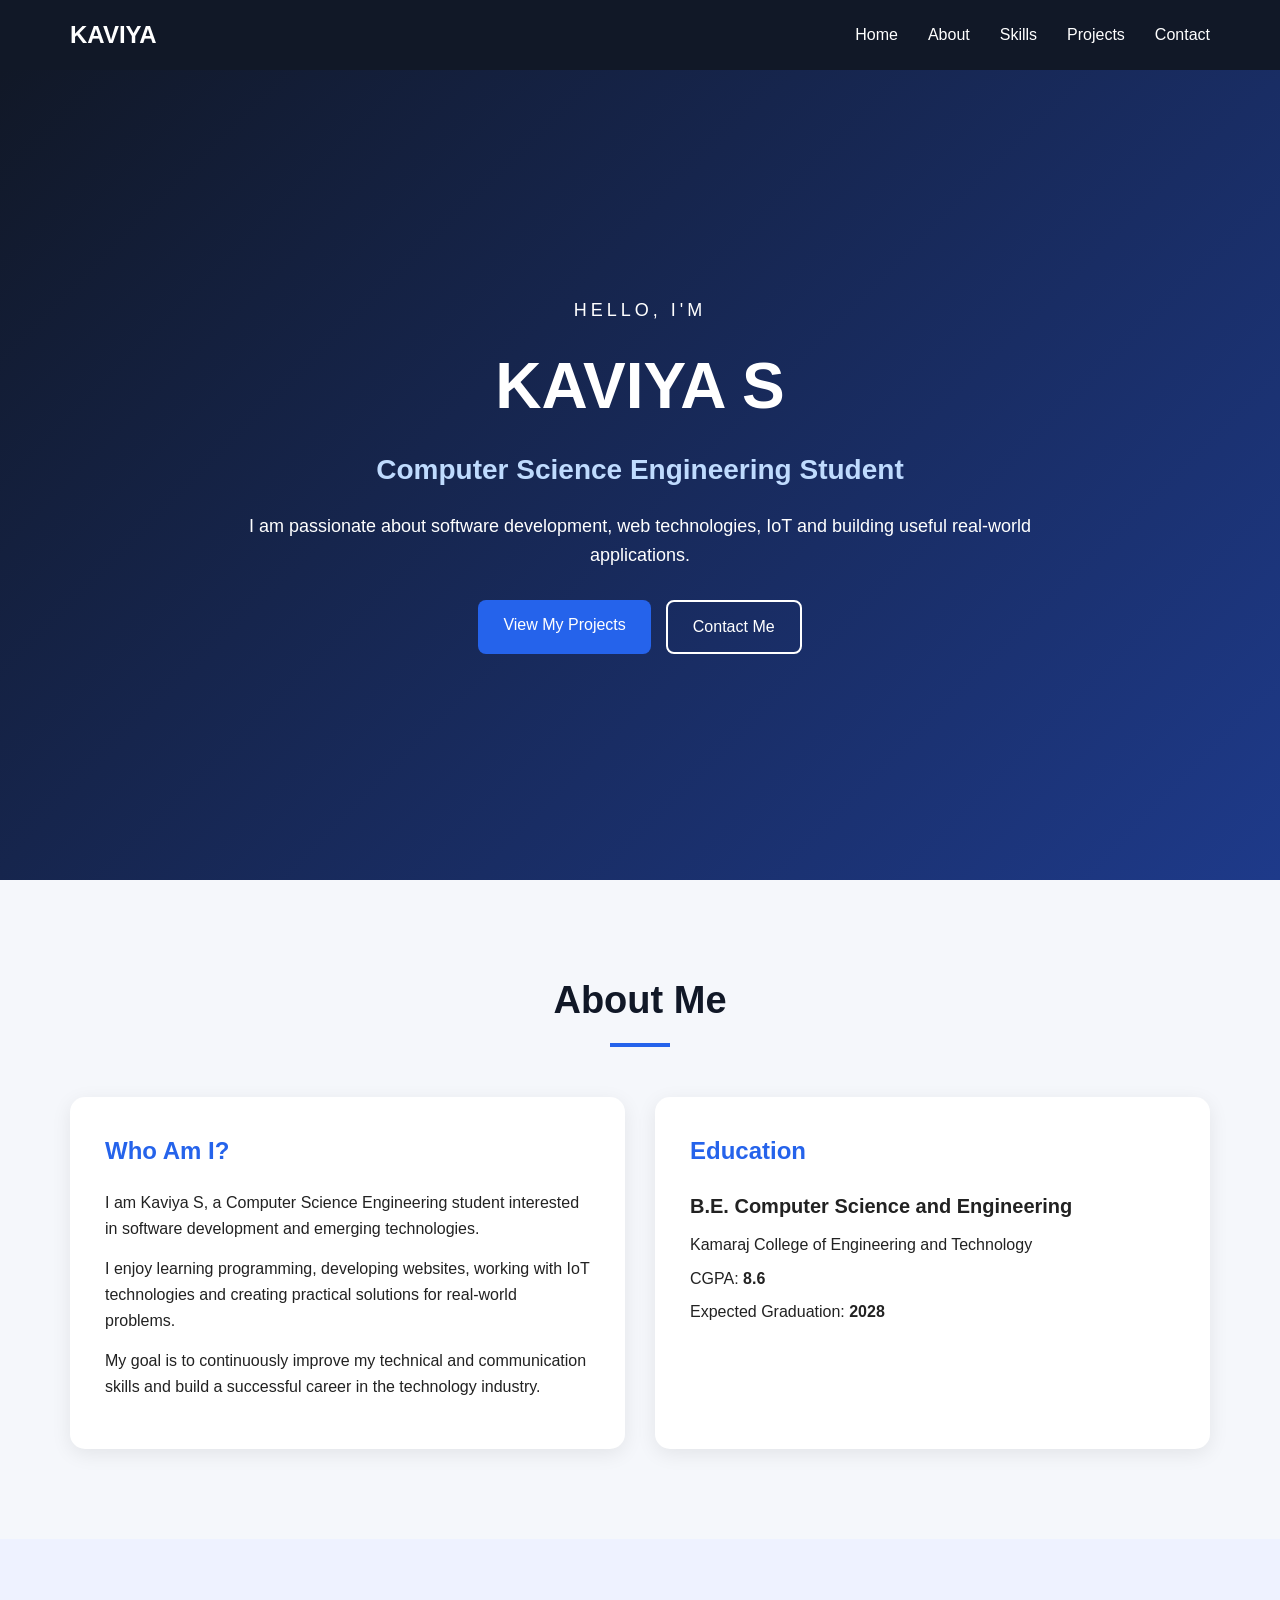
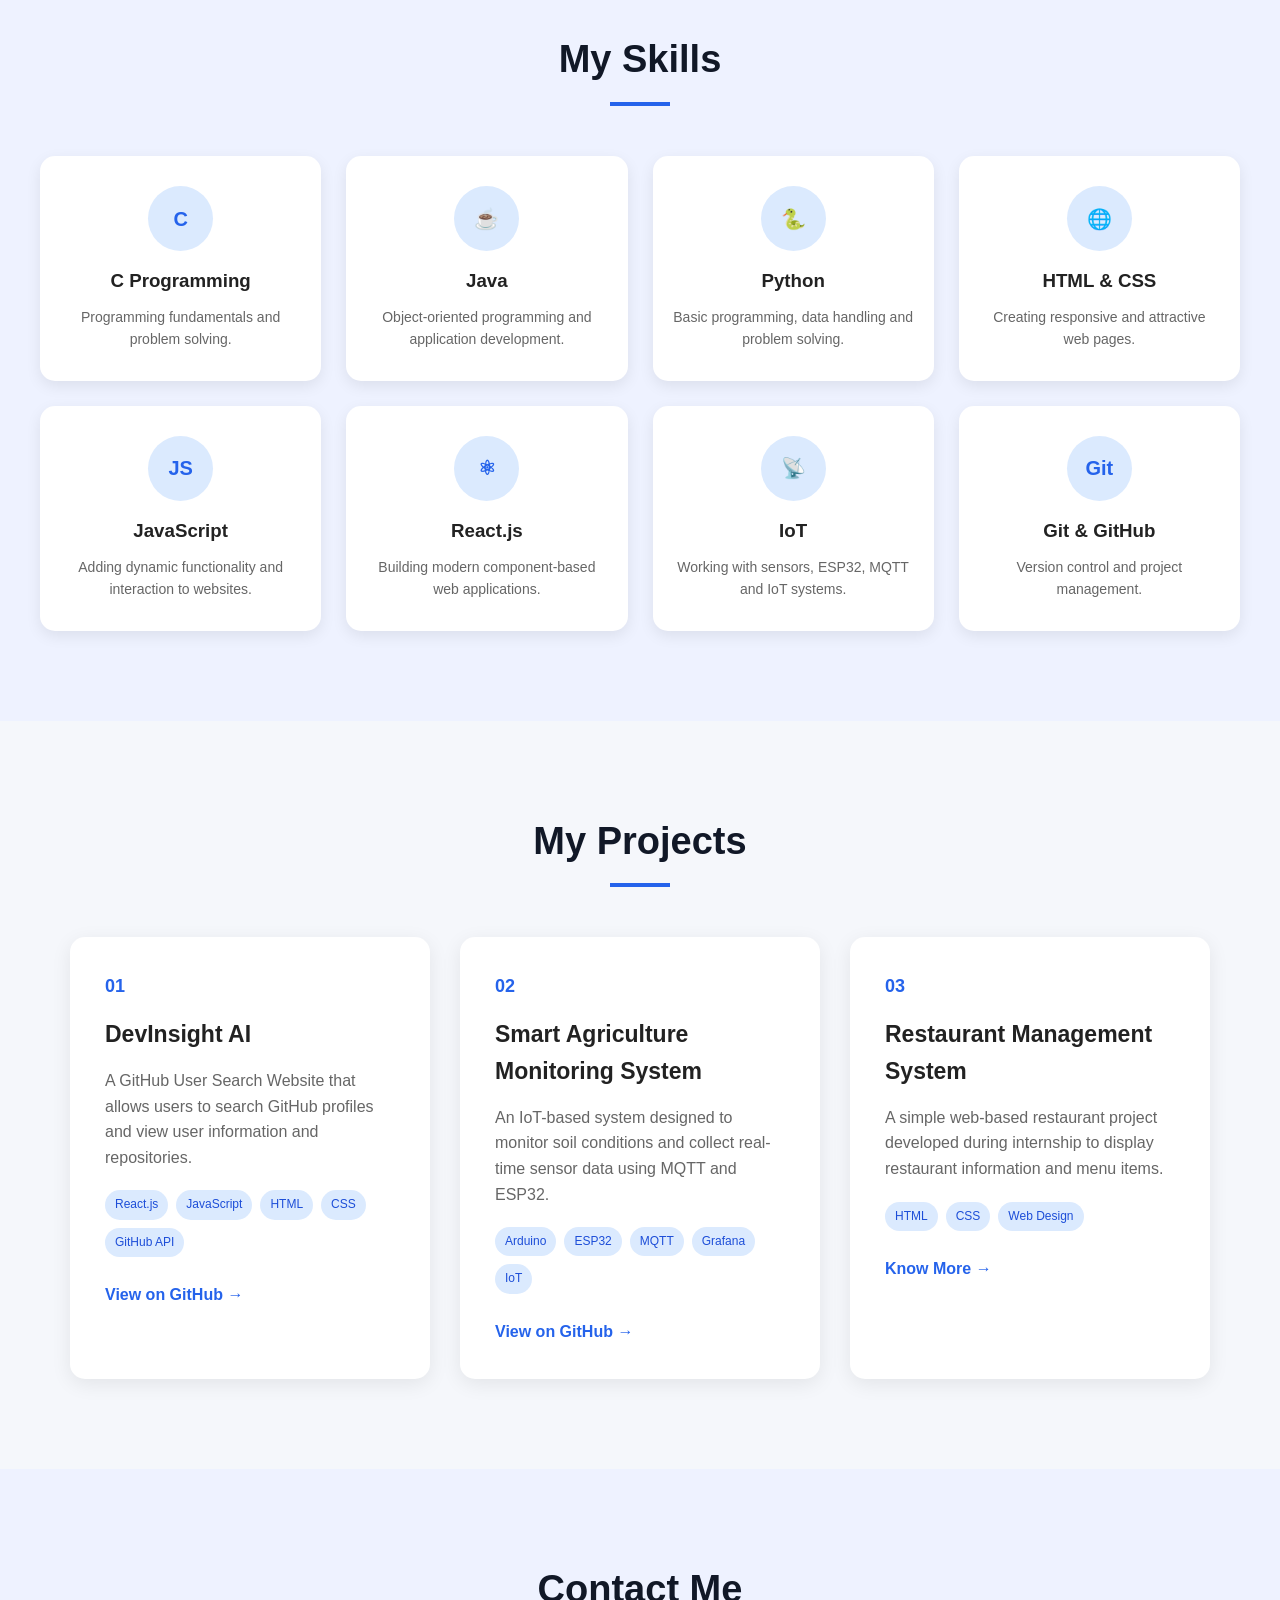
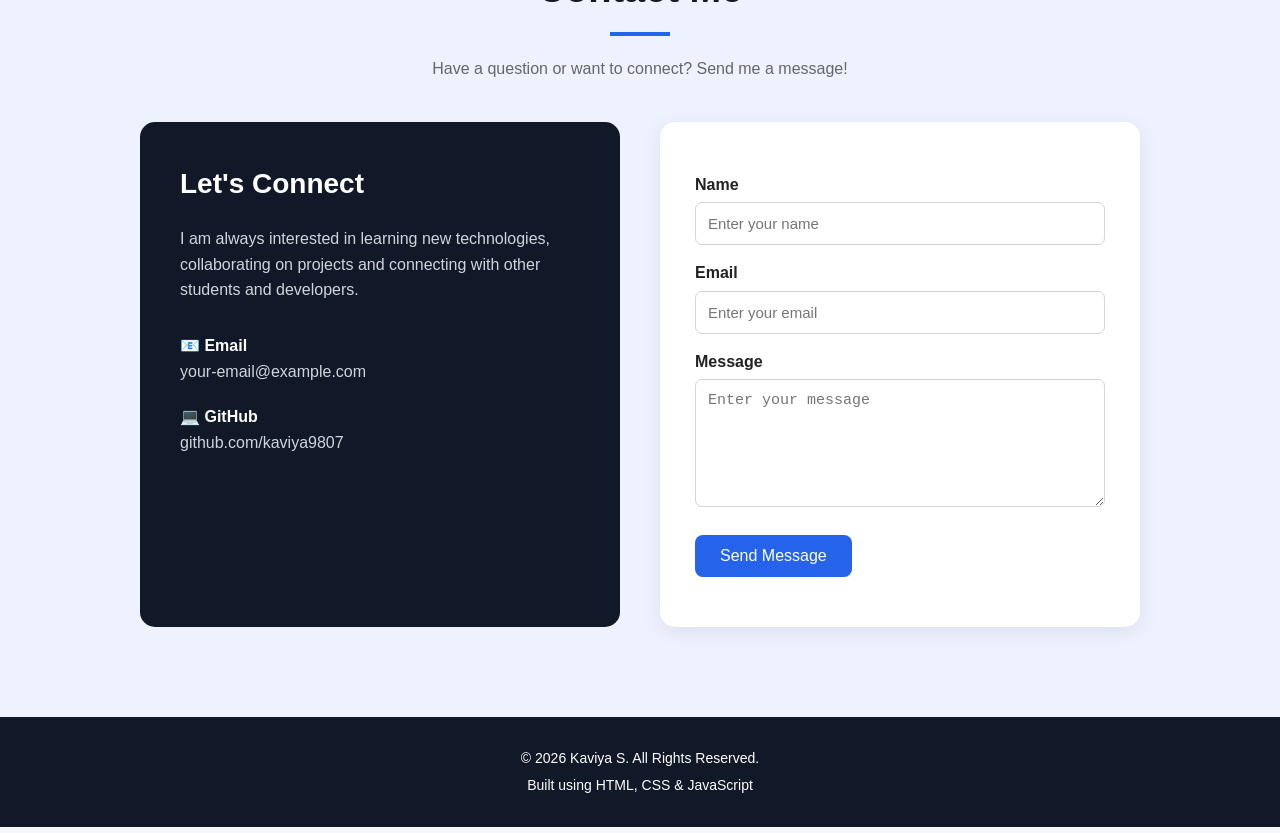
<file: portfolio/index.html>
<!DOCTYPE html>
<html lang="en">

<head>
    <meta charset="UTF-8">
    <meta name="viewport" content="width=device-width, initial-scale=1.0">

    <title>Kaviya S | Personal Portfolio</title>

    <link rel="stylesheet" href="style.css">
</head>

<body>

    <!-- ================= NAVBAR ================= -->

    <header>
        <nav class="navbar">

            <div class="logo">KAVIYA</div>

            <ul class="nav-links" id="navLinks">
                <li><a href="#home">Home</a></li>
                <li><a href="#about">About</a></li>
                <li><a href="#skills">Skills</a></li>
                <li><a href="#projects">Projects</a></li>
                <li><a href="#contact">Contact</a></li>
            </ul>

            <!-- Mobile Menu Button -->
            <div class="menu-btn" id="menuBtn">
                ☰
            </div>

        </nav>
    </header>


    <!-- ================= HOME ================= -->

    <section id="home" class="hero">

        <div class="hero-content">

            <p class="small-text">HELLO, I'M</p>

            <h1>KAVIYA S</h1>

            <h2>Computer Science Engineering Student</h2>

            <p>
                I am passionate about software development, web technologies,
                IoT and building useful real-world applications.
            </p>

            <div class="hero-buttons">
                <a href="#projects" class="btn">View My Projects</a>
                <a href="#contact" class="btn secondary-btn">Contact Me</a>
            </div>

        </div>

    </section>


    <!-- ================= ABOUT ================= -->

    <section id="about" class="section">

        <h2 class="section-title">About Me</h2>

        <div class="about-container">

            <div class="about-card">

                <h3>Who Am I?</h3>

                <p>
                    I am Kaviya S, a Computer Science Engineering student
                    interested in software development and emerging technologies.
                </p>

                <p>
                    I enjoy learning programming, developing websites,
                    working with IoT technologies and creating practical
                    solutions for real-world problems.
                </p>

                <p>
                    My goal is to continuously improve my technical and
                    communication skills and build a successful career
                    in the technology industry.
                </p>

            </div>


            <div class="education-card">

                <h3>Education</h3>

                <h4>B.E. Computer Science and Engineering</h4>

                <p>
                    Kamaraj College of Engineering and Technology
                </p>

                <p>
                    CGPA: <strong>8.6</strong>
                </p>

                <p>
                    Expected Graduation: <strong>2028</strong>
                </p>

            </div>

        </div>

    </section>


    <!-- ================= SKILLS ================= -->

    <section id="skills" class="section skills-section">

        <h2 class="section-title">My Skills</h2>

        <div class="skills-container">

            <div class="skill-card">
                <div class="skill-icon">C</div>
                <h3>C Programming</h3>
                <p>Programming fundamentals and problem solving.</p>
            </div>


            <div class="skill-card">
                <div class="skill-icon">☕</div>
                <h3>Java</h3>
                <p>Object-oriented programming and application development.</p>
            </div>


            <div class="skill-card">
                <div class="skill-icon">🐍</div>
                <h3>Python</h3>
                <p>Basic programming, data handling and problem solving.</p>
            </div>


            <div class="skill-card">
                <div class="skill-icon">🌐</div>
                <h3>HTML & CSS</h3>
                <p>Creating responsive and attractive web pages.</p>
            </div>


            <div class="skill-card">
                <div class="skill-icon">JS</div>
                <h3>JavaScript</h3>
                <p>Adding dynamic functionality and interaction to websites.</p>
            </div>


            <div class="skill-card">
                <div class="skill-icon">⚛</div>
                <h3>React.js</h3>
                <p>Building modern component-based web applications.</p>
            </div>


            <div class="skill-card">
                <div class="skill-icon">📡</div>
                <h3>IoT</h3>
                <p>Working with sensors, ESP32, MQTT and IoT systems.</p>
            </div>


            <div class="skill-card">
                <div class="skill-icon">Git</div>
                <h3>Git & GitHub</h3>
                <p>Version control and project management.</p>
            </div>

        </div>

    </section>


    <!-- ================= PROJECTS ================= -->

    <section id="projects" class="section">

        <h2 class="section-title">My Projects</h2>

        <div class="projects-container">


            <!-- Project 1 -->

            <div class="project-card">

                <div class="project-number">01</div>

                <h3>DevInsight AI</h3>

                <p>
                    A GitHub User Search Website that allows users to search
                    GitHub profiles and view user information and repositories.
                </p>

                <div class="technology">
                    <span>React.js</span>
                    <span>JavaScript</span>
                    <span>HTML</span>
                    <span>CSS</span>
                    <span>GitHub API</span>
                </div>

                <a
                    href="https://github.com/kaviya9807/DevInsight-AI"
                    target="_blank"
                    class="project-btn">
                    View on GitHub →
                </a>

            </div>


            <!-- Project 2 -->

            <div class="project-card">

                <div class="project-number">02</div>

                <h3>Smart Agriculture Monitoring System</h3>

                <p>
                    An IoT-based system designed to monitor soil conditions
                    and collect real-time sensor data using MQTT and ESP32.
                </p>

                <div class="technology">
                    <span>Arduino</span>
                    <span>ESP32</span>
                    <span>MQTT</span>
                    <span>Grafana</span>
                    <span>IoT</span>
                </div>

                <a
                    href="https://github.com/kaviya9807/Smart-Agriculture-Monitoring"
                    target="_blank"
                    class="project-btn">
                    View on GitHub →
                </a>

            </div>


            <!-- Project 3 -->

            <div class="project-card">

                <div class="project-number">03</div>

                <h3>Restaurant Management System</h3>

                <p>
                    A simple web-based restaurant project developed during
                    internship to display restaurant information and menu items.
                </p>

                <div class="technology">
                    <span>HTML</span>
                    <span>CSS</span>
                    <span>Web Design</span>
                </div>

                <a href="#contact" class="project-btn">
                    Know More →
                </a>

            </div>

        </div>

    </section>


    <!-- ================= CONTACT ================= -->

    <section id="contact" class="section contact-section">

        <h2 class="section-title">Contact Me</h2>

        <p class="contact-intro">
            Have a question or want to connect? Send me a message!
        </p>


        <div class="contact-container">

            <div class="contact-info">

                <h3>Let's Connect</h3>

                <p>
                    I am always interested in learning new technologies,
                    collaborating on projects and connecting with other
                    students and developers.
                </p>

                <div class="contact-item">
                    <strong>📧 Email</strong>
                    <p>your-email@example.com</p>
                </div>

                <div class="contact-item">
                    <strong>💻 GitHub</strong>
                    <p>github.com/kaviya9807</p>
                </div>

            </div>


            <!-- Contact Form -->

            <form id="contactForm" class="contact-form">

                <label for="name">Name</label>

                <input
                    type="text"
                    id="name"
                    placeholder="Enter your name"
                    required>


                <label for="email">Email</label>

                <input
                    type="email"
                    id="email"
                    placeholder="Enter your email"
                    required>


                <label for="message">Message</label>

                <textarea
                    id="message"
                    rows="6"
                    placeholder="Enter your message"
                    required></textarea>


                <button type="submit" class="btn">
                    Send Message
                </button>

                <p id="formMessage"></p>

            </form>

        </div>

    </section>


    <!-- ================= FOOTER ================= -->

    <footer>

        <p>
            © 2026 Kaviya S. All Rights Reserved.
        </p>

        <p>
            Built using HTML, CSS & JavaScript
        </p>

    </footer>


    <!-- JavaScript -->
    <script src="script.js"></script>

</body>

</html>
</file>
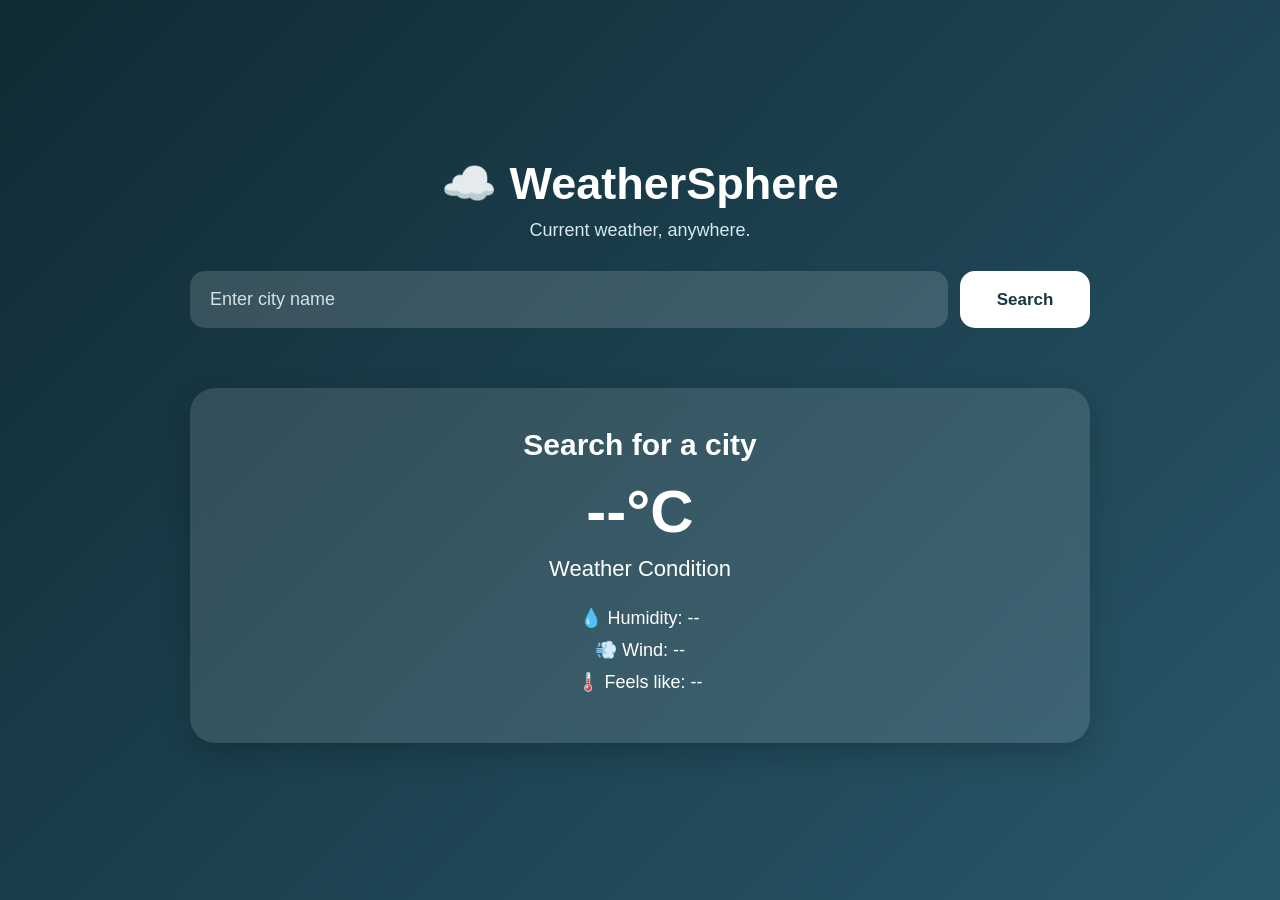
<file: weather_api/index.html>
<!DOCTYPE html>
<html lang="en">

<head>
    <meta charset="UTF-8">
    <meta name="viewport" content="width=device-width, initial-scale=1.0">

    <title>WeatherSphere</title>

    <link rel="stylesheet" href="style.css">
</head>

<body>

    <div class="container">

        <!-- Header -->

        <div class="header">

            <h1>☁️ WeatherSphere</h1>

            <p>Current weather, anywhere.</p>

        </div>


        <!-- Search -->

        <div class="search-box">

            <input
                type="text"
                id="cityInput"
                placeholder="Enter city name"
            >

            <button onclick="getWeather()">
                Search
            </button>

        </div>


        <!-- Error message -->

        <p id="error"></p>


        <!-- Weather information -->

        <div class="weather-card">

            <h2 id="cityName">
                Search for a city
            </h2>

            <h1 id="temperature">
                --°C
            </h1>

            <p id="condition">
                Weather condition
            </p>

            <p>
                💧 Humidity:
                <span id="humidity">--</span>
            </p>

            <p>
                💨 Wind:
                <span id="wind">--</span>
            </p>

            <p>
                🌡️ Feels like:
                <span id="feelsLike">--</span>
            </p>

        </div>

    </div>


    <script src="script.js"></script>

</body>

</html>
</file>
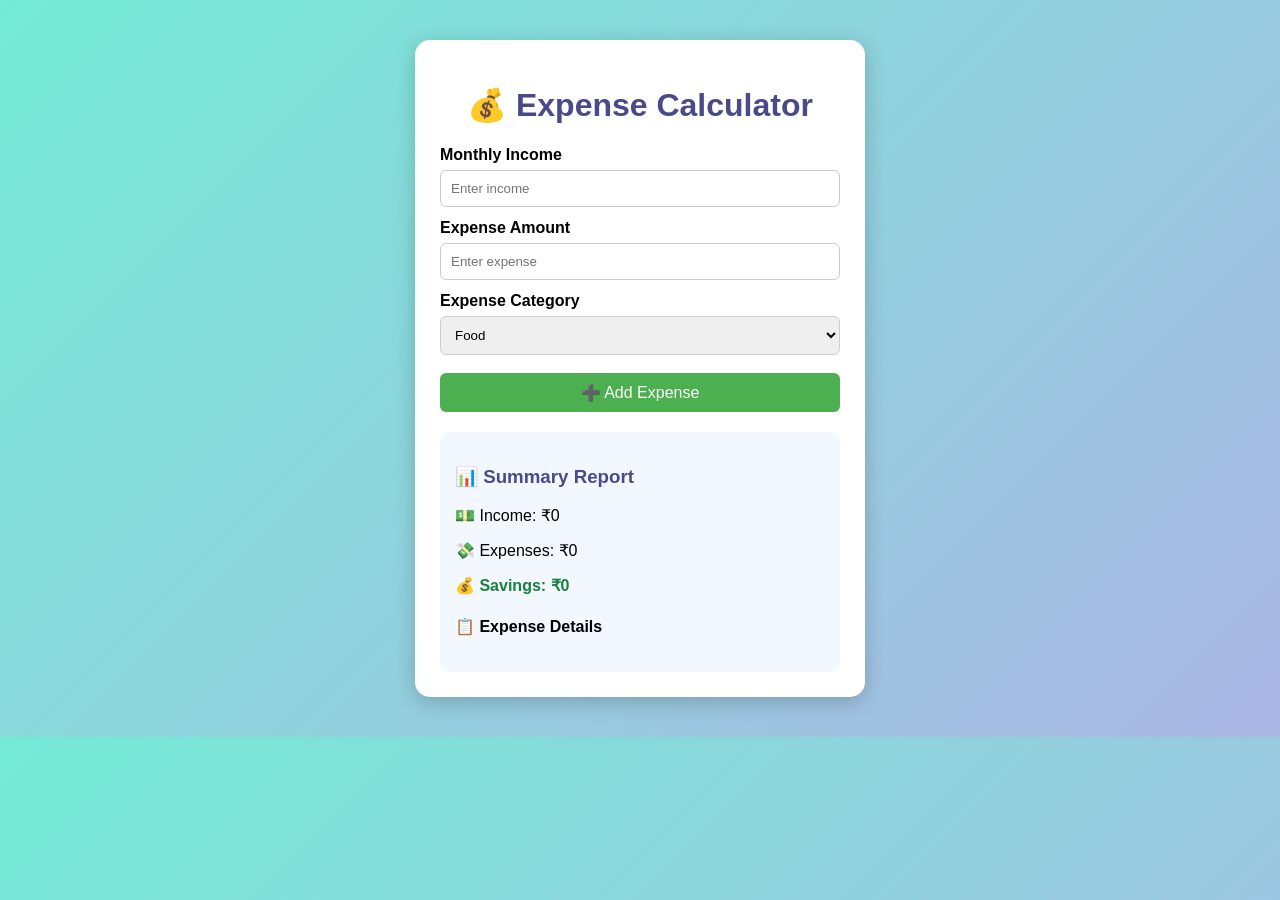
<file: expensive_tracker.html>
<!DOCTYPE html>
<html>
<head>
    <title>Personal Expense Calculator</title>

    <style>
        body {
            font-family: Arial, sans-serif;
            background: linear-gradient(135deg, #74ebd5, #ACB6E5);
            margin: 0;
            padding: 40px;
        }

        .box {
            width: 400px;
            margin: auto;
            background: white;
            padding: 25px;
            border-radius: 15px;
            box-shadow: 0 5px 20px rgba(0,0,0,0.2);
        }

        h1 {
            text-align: center;
            color: #4a4a8a;
        }

        label {
            display: block;
            margin-top: 12px;
            font-weight: bold;
        }

        input, select, button {
            width: 100%;
            padding: 10px;
            margin-top: 6px;
            border-radius: 6px;
            box-sizing: border-box;
        }

        input, select {
            border: 1px solid #ccc;
        }

        button {
            background: #4CAF50;
            color: white;
            border: none;
            font-size: 16px;
            cursor: pointer;
            margin-top: 18px;
        }

        button:hover {
            background: #388E3C;
        }

        .result {
            margin-top: 20px;
            padding: 15px;
            background: #f3f7ff;
            border-radius: 10px;
        }

        .result h3 {
            color: #4a4a8a;
        }

        .saving {
            color: #16823a;
            font-weight: bold;
        }
    </style>
</head>

<body>

<div class="box">

    <h1>💰 Expense Calculator</h1>

    <label>Monthly Income</label>
    <input type="number" id="income" placeholder="Enter income">

    <label>Expense Amount</label>
    <input type="number" id="expense" placeholder="Enter expense">

    <label>Expense Category</label>
    <select id="category">
        <option>Food</option>
        <option>Travel</option>
        <option>Education</option>
        <option>Shopping</option>
        <option>Others</option>
    </select>

    <button onclick="addExpense()">➕ Add Expense</button>

    <div class="result">
        <h3>📊 Summary Report</h3>

        <p>💵 Income: ₹<span id="totalIncome">0</span></p>
        <p>💸 Expenses: ₹<span id="totalExpense">0</span></p>
        <p class="saving">💰 Savings: ₹<span id="savings">0</span></p>

        <h4>📋 Expense Details</h4>
        <ul id="expenseList"></ul>
    </div>

</div>

<script>
    let totalExpense = 0;

    function addExpense() {

        let income = Number(document.getElementById("income").value);
        let expense = Number(document.getElementById("expense").value);
        let category = document.getElementById("category").value;

        if (income <= 0 || expense <= 0) {
            alert("Please enter valid income and expense.");
            return;
        }

        totalExpense += expense;

        let savings = income - totalExpense;

        document.getElementById("totalIncome").innerText = income;
        document.getElementById("totalExpense").innerText = totalExpense;
        document.getElementById("savings").innerText = savings;

        let item = document.createElement("li");
        item.innerText = category + " - ₹" + expense;

        document.getElementById("expenseList").appendChild(item);

        document.getElementById("expense").value = "";
    }
</script>

</body>
</html>
</file>
<file: portfolio/style.css>
/* =====================================================
   GENERAL SETTINGS
===================================================== */

* {
    margin: 0;
    padding: 0;
    box-sizing: border-box;
    scroll-behavior: smooth;
}

body {
    font-family: Arial, sans-serif;
    background-color: #f5f7fb;
    color: #222;
    line-height: 1.6;
}


/* =====================================================
   NAVBAR
===================================================== */

header {
    position: sticky;
    top: 0;
    z-index: 1000;
    background-color: #111827;
}

.navbar {
    max-width: 1200px;
    margin: auto;

    height: 70px;

    display: flex;
    align-items: center;
    justify-content: space-between;

    padding: 0 30px;
}

.logo {
    font-size: 24px;
    font-weight: bold;
    color: white;
}

.nav-links {
    display: flex;
    list-style: none;
    gap: 30px;
}

.nav-links a {
    text-decoration: none;
    color: white;
    font-size: 16px;
    transition: 0.3s;
}

.nav-links a:hover {
    color: #60a5fa;
}

.menu-btn {
    display: none;
    color: white;
    font-size: 28px;
    cursor: pointer;
}


/* =====================================================
   HERO SECTION
===================================================== */

.hero {
    min-height: 90vh;

    display: flex;
    align-items: center;
    justify-content: center;

    text-align: center;

    padding: 60px 20px;

    background: linear-gradient(
        135deg,
        #111827,
        #1e3a8a
    );

    color: white;
}

.hero-content {
    max-width: 800px;
}

.small-text {
    font-size: 18px;
    letter-spacing: 4px;
    margin-bottom: 10px;
}

.hero h1 {
    font-size: 64px;
    margin-bottom: 10px;
}

.hero h2 {
    font-size: 28px;
    margin-bottom: 20px;
    color: #bfdbfe;
}

.hero p {
    font-size: 18px;
}

.hero-buttons {
    margin-top: 30px;

    display: flex;
    justify-content: center;
    gap: 15px;
}

.btn {
    display: inline-block;

    background-color: #2563eb;
    color: white;

    padding: 12px 25px;

    border-radius: 8px;

    text-decoration: none;

    border: none;

    cursor: pointer;

    font-size: 16px;

    transition: 0.3s;
}

.btn:hover {
    background-color: #1d4ed8;
    transform: translateY(-2px);
}

.secondary-btn {
    background-color: transparent;
    border: 2px solid white;
}

.secondary-btn:hover {
    background-color: white;
    color: #111827;
}


/* =====================================================
   COMMON SECTION
===================================================== */

.section {
    max-width: 1200px;
    margin: auto;

    padding: 90px 30px;
}

.section-title {
    text-align: center;

    font-size: 38px;

    margin-bottom: 50px;

    color: #111827;
}

.section-title::after {
    content: "";

    display: block;

    width: 60px;
    height: 4px;

    background-color: #2563eb;

    margin: 12px auto;
}


/* =====================================================
   ABOUT
===================================================== */

.about-container {
    display: grid;

    grid-template-columns: 1fr 1fr;

    gap: 30px;
}

.about-card,
.education-card {

    background-color: white;

    padding: 35px;

    border-radius: 15px;

    box-shadow: 0 5px 20px rgba(0, 0, 0, 0.08);

    transition: 0.3s;
}

.about-card:hover,
.education-card:hover {
    transform: translateY(-5px);
}

.about-card h3,
.education-card h3 {
    color: #2563eb;

    margin-bottom: 20px;

    font-size: 24px;
}

.about-card p {
    margin-bottom: 15px;
}

.education-card h4 {
    font-size: 20px;

    margin-bottom: 10px;
}

.education-card p {
    margin-bottom: 8px;
}


/* =====================================================
   SKILLS
===================================================== */

.skills-section {
    max-width: none;

    background-color: #eef2ff;
}

.skills-container {

    max-width: 1200px;

    margin: auto;

    display: grid;

    grid-template-columns:
        repeat(4, 1fr);

    gap: 25px;
}

.skill-card {

    background-color: white;

    padding: 30px 20px;

    text-align: center;

    border-radius: 15px;

    box-shadow:
        0 5px 15px
        rgba(0, 0, 0, 0.08);

    transition: 0.3s;
}

.skill-card:hover {
    transform: translateY(-8px);
}

.skill-icon {

    width: 65px;
    height: 65px;

    margin: 0 auto 15px;

    display: flex;

    align-items: center;
    justify-content: center;

    border-radius: 50%;

    background-color: #dbeafe;

    color: #2563eb;

    font-size: 20px;

    font-weight: bold;
}

.skill-card h3 {
    margin-bottom: 10px;
}

.skill-card p {
    color: #666;

    font-size: 14px;
}


/* =====================================================
   PROJECTS
===================================================== */

.projects-container {

    display: grid;

    grid-template-columns:
        repeat(3, 1fr);

    gap: 30px;
}

.project-card {

    position: relative;

    background-color: white;

    padding: 35px;

    border-radius: 15px;

    box-shadow:
        0 5px 20px
        rgba(0, 0, 0, 0.08);

    transition: 0.3s;
}

.project-card:hover {
    transform: translateY(-8px);
}

.project-number {

    color: #2563eb;

    font-size: 18px;

    font-weight: bold;

    margin-bottom: 15px;
}

.project-card h3 {

    font-size: 23px;

    margin-bottom: 15px;
}

.project-card p {

    color: #666;

    margin-bottom: 20px;
}

.technology {

    display: flex;

    flex-wrap: wrap;

    gap: 8px;

    margin-bottom: 25px;
}

.technology span {

    background-color: #dbeafe;

    color: #1d4ed8;

    padding: 5px 10px;

    border-radius: 20px;

    font-size: 12px;
}

.project-btn {

    text-decoration: none;

    color: #2563eb;

    font-weight: bold;
}

.project-btn:hover {
    text-decoration: underline;
}


/* =====================================================
   CONTACT
===================================================== */

.contact-section {
    max-width: none;

    background-color: #eef2ff;
}

.contact-intro {

    text-align: center;

    margin-top: -30px;

    margin-bottom: 40px;

    color: #666;
}

.contact-container {

    max-width: 1000px;

    margin: auto;

    display: grid;

    grid-template-columns: 1fr 1fr;

    gap: 40px;
}

.contact-info {

    background-color: #111827;

    color: white;

    padding: 40px;

    border-radius: 15px;
}

.contact-info h3 {

    font-size: 28px;

    margin-bottom: 20px;
}

.contact-info > p {

    color: #d1d5db;

    margin-bottom: 30px;
}

.contact-item {

    margin-top: 20px;
}

.contact-item p {

    color: #d1d5db;
}


/* Contact Form */

.contact-form {

    background-color: white;

    padding: 35px;

    border-radius: 15px;

    box-shadow:
        0 5px 20px
        rgba(0, 0, 0, 0.08);
}

.contact-form label {

    display: block;

    font-weight: bold;

    margin-bottom: 5px;

    margin-top: 15px;
}

.contact-form input,
.contact-form textarea {

    width: 100%;

    padding: 12px;

    border: 1px solid #d1d5db;

    border-radius: 7px;

    font-size: 15px;

    outline: none;
}

.contact-form input:focus,
.contact-form textarea:focus {

    border-color: #2563eb;
}

.contact-form button {

    margin-top: 20px;
}

#formMessage {

    margin-top: 15px;

    font-weight: bold;
}


/* =====================================================
   FOOTER
===================================================== */

footer {

    background-color: #111827;

    color: white;

    text-align: center;

    padding: 25px;

    font-size: 14px;
}

footer p {
    margin: 5px;
}


/* =====================================================
   RESPONSIVE DESIGN
===================================================== */


/* Tablet */

@media (max-width: 900px) {

    .skills-container {

        grid-template-columns:
            repeat(2, 1fr);
    }

    .projects-container {

        grid-template-columns:
            repeat(2, 1fr);
    }

    .hero h1 {
        font-size: 52px;
    }
}


/* Mobile */

@media (max-width: 650px) {

    .navbar {
        padding: 0 20px;
    }

    .menu-btn {
        display: block;
    }

    .nav-links {

        position: absolute;

        top: 70px;
        left: 0;

        width: 100%;

        background-color: #111827;

        display: none;

        flex-direction: column;

        text-align: center;

        padding: 20px 0;

        gap: 20px;
    }

    .nav-links.active {
        display: flex;
    }


    .hero {
        min-height: 85vh;
    }

    .hero h1 {
        font-size: 42px;
    }

    .hero h2 {
        font-size: 21px;
    }

    .hero p {
        font-size: 16px;
    }

    .hero-buttons {
        flex-direction: column;

        align-items: center;
    }

    .section {
        padding: 70px 20px;
    }

    .section-title {
        font-size: 32px;
    }


    .about-container {

        grid-template-columns: 1fr;
    }


    .skills-container {

        grid-template-columns: 1fr;
    }


    .projects-container {

        grid-template-columns: 1fr;
    }


    .contact-container {

        grid-template-columns: 1fr;
    }

}
</file>
<file: weather_api/style.css>
* {
    margin: 0;
    padding: 0;
    box-sizing: border-box;
}

body {
    font-family: Arial, sans-serif;
    min-height: 100vh;
    background: linear-gradient(135deg, #102a33, #28576a);
    color: white;
    display: flex;
    justify-content: center;
    align-items: center;
}

.container {
    width: 90%;
    max-width: 900px;
    text-align: center;
}

.header {
    margin-bottom: 30px;
}

.header h1 {
    font-size: 45px;
    margin-bottom: 10px;
}

.header p {
    font-size: 18px;
    color: #d7e8ef;
}

/* Search area */

.search-box {
    width: 100%;
    display: flex;
    gap: 12px;
    margin-bottom: 15px;
}

.search-box input {
    flex: 1;
    padding: 18px 20px;
    border: none;
    border-radius: 15px;
    font-size: 18px;
    outline: none;
    background: rgba(255, 255, 255, 0.15);
    color: white;
}

.search-box input::placeholder {
    color: #d5e1e5;
}

.search-box button {
    width: 130px;
    border: none;
    border-radius: 15px;
    background: white;
    color: #183743;
    font-size: 17px;
    font-weight: bold;
    cursor: pointer;
    transition: 0.3s;
}

.search-box button:hover {
    transform: scale(1.05);
}

/* Error */

#error {
    min-height: 25px;
    margin: 10px 0;
    color: #ffb4b4;
    font-weight: bold;
}

/* Weather card */

.weather-card {
    margin-top: 20px;
    padding: 40px;
    border-radius: 25px;
    background: rgba(255, 255, 255, 0.12);
    backdrop-filter: blur(10px);
    box-shadow: 0 10px 30px rgba(0, 0, 0, 0.2);
}

.weather-card h2 {
    font-size: 30px;
    margin-bottom: 15px;
}

.weather-card h1 {
    font-size: 60px;
    margin-bottom: 10px;
}

.weather-card p {
    font-size: 18px;
    margin: 10px 0;
}

#condition {
    text-transform: capitalize;
    font-size: 22px;
    margin-bottom: 25px;
}

/* Responsive */

@media (max-width: 600px) {

    .header h1 {
        font-size: 32px;
    }

    .search-box {
        flex-direction: column;
    }

    .search-box button {
        width: 100%;
        padding: 15px;
    }

    .weather-card {
        padding: 25px;
    }

    .weather-card h1 {
        font-size: 45px;
    }
}
</file>
